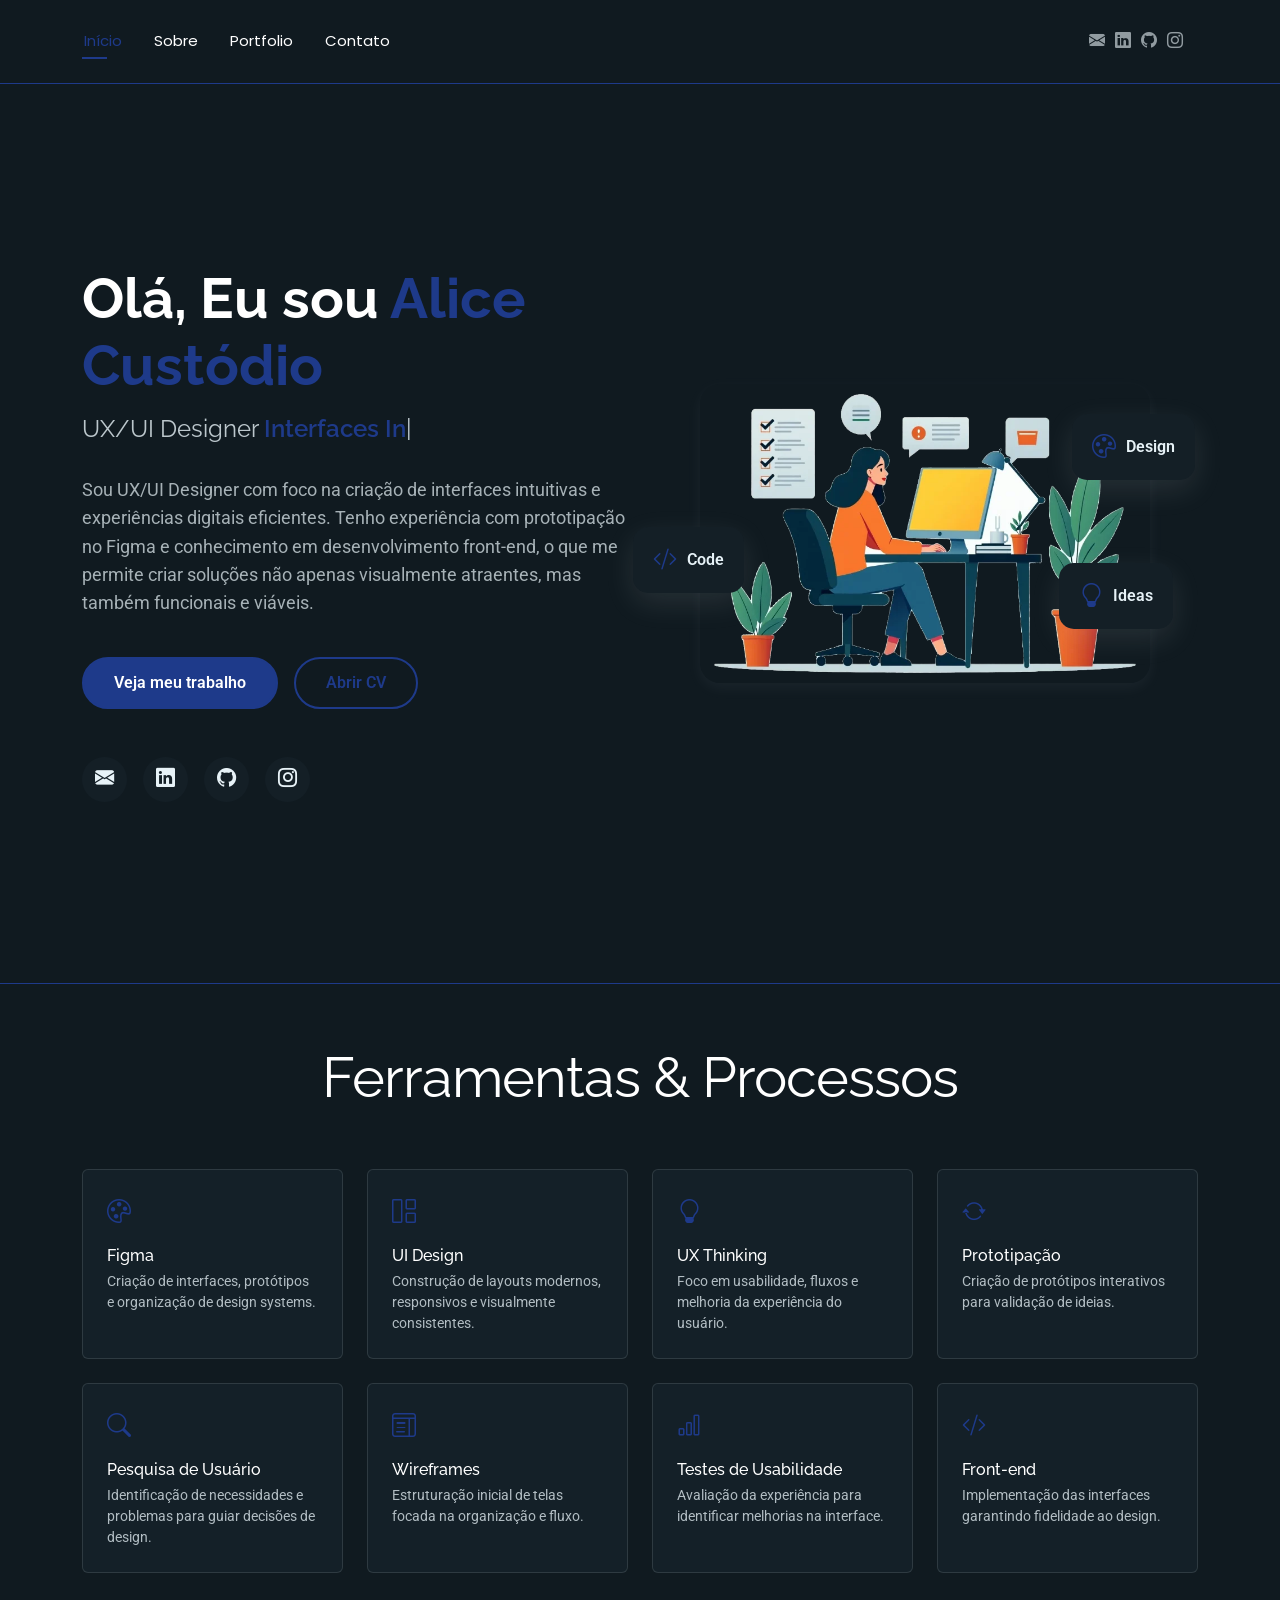
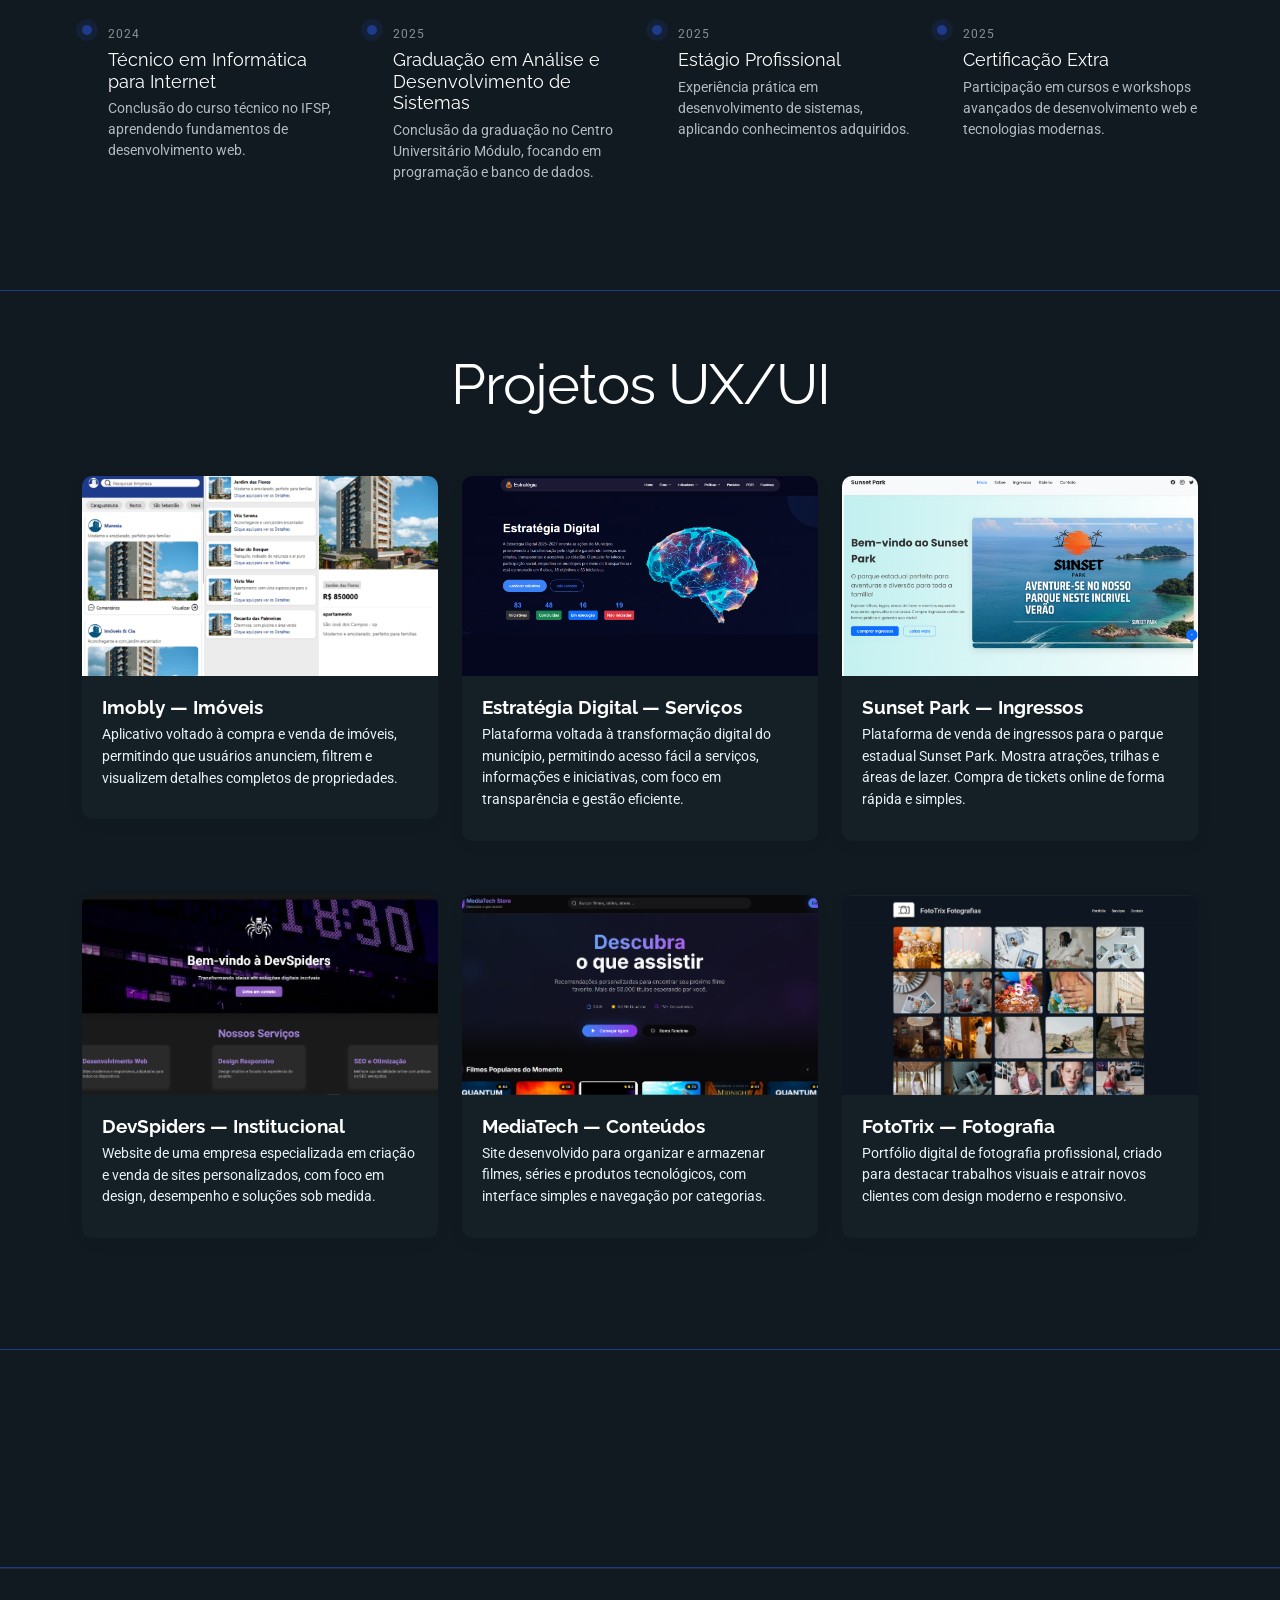
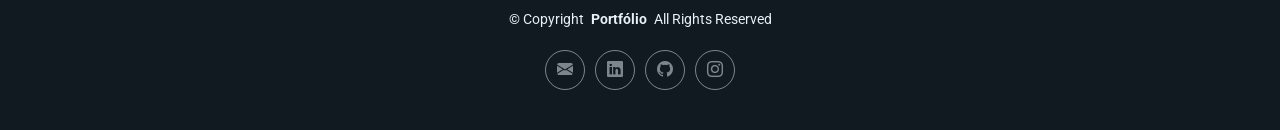
<file: index.html>
<!DOCTYPE html>
<html lang="en">

<head>
  <meta charset="utf-8">
  <meta content="width=device-width, initial-scale=1.0" name="viewport">
  <title>Portfólio Alice</title>
  <meta name="description" content="">
  <meta name="keywords" content="">

  <!-- Favicons -->
  <link href="assets/img/favicon.png" rel="icon">

  <!-- Fonts -->
  <link href="https://fonts.googleapis.com" rel="preconnect">
  <link href="https://fonts.gstatic.com" rel="preconnect" crossorigin>
  <link
    href="https://fonts.googleapis.com/css2?family=Roboto:ital,wght@0,100;0,300;0,400;0,500;0,700;0,900;1,100;1,300;1,400;1,500;1,700;1,900&family=Poppins:ital,wght@0,100;0,200;0,300;0,400;0,500;0,600;0,700;0,800;0,900;1,100;1,200;1,300;1,400;1,500;1,600;1,700;1,800;1,900&family=Raleway:ital,wght@0,100;0,200;0,300;0,400;0,500;0,600;0,700;0,800;0,900;1,100;1,200;1,300;1,400;1,500;1,600;1,700;1,800;1,900&display=swap"
    rel="stylesheet">

  <!-- Vendor CSS Files -->
  <link href="assets/vendor/bootstrap/css/bootstrap.min.css" rel="stylesheet">
  <link href="assets/vendor/bootstrap-icons/bootstrap-icons.css" rel="stylesheet">
  <link href="assets/vendor/aos/aos.css" rel="stylesheet">
  <link href="assets/vendor/swiper/swiper-bundle.min.css" rel="stylesheet">
  <link href="assets/vendor/glightbox/css/glightbox.min.css" rel="stylesheet">

  <!-- Main CSS File -->
  <link href="assets/css/main.css" rel="stylesheet">
</head>

<body class="index-page">

  <header id="header" class="header d-flex align-items-center light-background sticky-top">
    <div class="container position-relative d-flex align-items-center justify-content-between">

      <!-- <a href="index.html" class="logo d-flex align-items-center me-auto me-xl-0">
      <img src="assets/img/favicon.png" alt="">
    </a> -->

      <nav id="navmenu" class="navmenu">
        <ul>
          <li><a href="#hero" class="active">Início</a></li>
          <li><a href="#about">Sobre</a></li>
          <li><a href="#portfolio">Portfolio</a></li>
          <li><a href="#contact">Contato</a></li>
        </ul>
        <i class="mobile-nav-toggle d-xl-none bi bi-list"></i>
      </nav>

      <div class="header-social-links">
        <a href="mailto:alicecustodio1908@gmail.com"><i class="bi bi-envelope-fill"></i></a>
        <a href="https://www.linkedin.com/in/alice-cust%C3%B3dio-79a3a3278/"><i class="bi bi-linkedin"></i></a>
        <a href="https://github.com/alicecustodiodecarvalho"><i class="bi bi-github"></i></a>
        <a href="#"><i class="bi bi-instagram"></i></a>
      </div>

    </div>
  </header>

  <main class="main">

    <!-- Hero Section -->
    <section id="hero" class="hero section">

      <div class="container" data-aos="fade-up" data-aos-delay="100">

        <div class="row gy-4 align-items-center">
          <div class="col-lg-6 order-2 order-lg-1">
            <div class="hero-content">
              <h1 data-aos="fade-up" data-aos-delay="200">Olá, Eu sou <span class="highlight">Alice Custódio</span></h1>
              <h2 data-aos="fade-up" data-aos-delay="300">UX/UI Designer <span class="typed"
                  data-typed-items="Interfaces Intuitivas, Experiência do Usuário, Design de Produtos"></span></h2>
              <p data-aos="fade-up" data-aos-delay="400">Sou UX/UI Designer com foco na criação de interfaces intuitivas e experiências digitais eficientes. Tenho experiência com prototipação no Figma e conhecimento em desenvolvimento front-end, o que me permite criar soluções não apenas visualmente atraentes, mas também funcionais e viáveis.</p>
              <div class="hero-actions" data-aos="fade-up" data-aos-delay="500">
                <a href="#portfolio" class="btn btn-primary">Veja meu trabalho</a>
                <a href="assets/AliceCustodio-CV1.pdf" download class="btn btn-outline">Abrir CV</a>
              </div>
              <div class="social-links" data-aos="fade-up" data-aos-delay="600">
                <a href="mailto:alicecustodio1908@gmail.com"><i class="bi bi-envelope-fill"></i></a>
                <a href="https://www.linkedin.com/in/alice-cust%C3%B3dio-79a3a3278/"><i class="bi bi-linkedin"></i></a>
                <a href="https://github.com/alicecustodiodecarvalho"><i class="bi bi-github"></i></a>
                <a href="#"><i class="bi bi-instagram"></i></a>
              </div>
            </div>
          </div>
          <div class="col-lg-6 order-1 order-lg-2">
            <div class="hero-image" data-aos="zoom-in" data-aos-delay="300">
              <div class="image-wrapper">
                <img src="assets/img/profile/illustration-15.webp" alt="Sarah Mitchell" class="img-fluid">
                <div class="floating-elements">
                  <div class="floating-card design" data-aos="fade-left" data-aos-delay="700">
                    <i class="bi bi-palette"></i>
                    <span>Design</span>
                  </div>
                  <div class="floating-card code" data-aos="fade-right" data-aos-delay="800">
                    <i class="bi bi-code-slash"></i>
                    <span>Code</span>
                  </div>
                  <div class="floating-card creativity" data-aos="fade-up" data-aos-delay="900">
                    <i class="bi bi-lightbulb"></i>
                    <span>Ideas</span>
                  </div>
                </div>
              </div>
            </div>
          </div>
        </div>

      </div>

    </section>
    <!-- /Hero Section -->

    <!-- About Section -->
    <section id="about" class="about section">

      <!-- Section Title -->
      <div class="container section-title" data-aos="fade-up">
        <h2>Ferramentas & Processos</h2>
      </div><!-- End Section Title -->

      <div class="container" data-aos="fade-up" data-aos-delay="100">

        <!-- Skills Grid -->
        <div class="mb-5">
          <div class="row g-4">
            <!-- Card 1 -->
            <div class="col-6 col-md-4 col-lg-3" data-aos="fade-up" data-aos-delay="120">
              <div class="skill-item">
                <i class="bi bi-palette"></i>
                <h3>Figma</h3>
                <p>Criação de interfaces, protótipos e organização de design systems.</p>
              </div>
            </div>
            <!-- Card 2 -->
            <div class="col-6 col-md-4 col-lg-3" data-aos="fade-up" data-aos-delay="180">
              <div class="skill-item">
                <i class="bi bi-grid-1x2"></i>
                <h3>UI Design</h3>
                <p>Construção de layouts modernos, responsivos e visualmente consistentes.</p>
              </div>
            </div>
            <!-- Card 3 -->
            <div class="col-6 col-md-4 col-lg-3" data-aos="fade-up" data-aos-delay="240">
              <div class="skill-item">
                <i class="bi bi-lightbulb"></i>
                <h3>UX Thinking</h3>
                <p>Foco em usabilidade, fluxos e melhoria da experiência do usuário.</p>
              </div>
            </div>
            <!-- Card 4 -->
            <div class="col-6 col-md-4 col-lg-3" data-aos="fade-up" data-aos-delay="300">
              <div class="skill-item">
                <i class="bi bi-arrow-repeat"></i>
                <h3>Prototipação</h3>
                <p>Criação de protótipos interativos para validação de ideias.</p>
              </div>
            </div>
            <!-- Card 5 -->
            <div class="col-6 col-md-4 col-lg-3" data-aos="fade-up" data-aos-delay="360">
              <div class="skill-item">
                <i class="bi bi-search"></i>
                <h3>Pesquisa de Usuário</h3>
                <p>Identificação de necessidades e problemas para guiar decisões de design.</p>
              </div>
            </div>
            <!-- Card 6 -->
            <div class="col-6 col-md-4 col-lg-3" data-aos="fade-up" data-aos-delay="420">
              <div class="skill-item">
                <i class="bi bi-layout-text-window"></i>
                <h3>Wireframes</h3>
                <p>Estruturação inicial de telas focada na organização e fluxo.</p>
              </div>
            </div>
            <!-- Card 7 -->
            <div class="col-6 col-md-4 col-lg-3" data-aos="fade-up" data-aos-delay="480">
              <div class="skill-item">
                <i class="bi bi-bar-chart"></i>
                <h3>Testes de Usabilidade</h3>
                <p>Avaliação da experiência para identificar melhorias na interface.</p>
              </div>
            </div>
            <!-- Card 8 -->
            <div class="col-6 col-md-4 col-lg-3" data-aos="fade-up" data-aos-delay="540">
              <div class="skill-item">
                <i class="bi bi-code-slash"></i>
                <h3>Front-end</h3>
                <p>Implementação das interfaces garantindo fidelidade ao design.</p>
              </div>
            </div>
          </div>
        </div>
        <!-- End Skills Grid -->

        <!-- Journey Timeline -->
        <div class="mb-5">
          <div class="row g-4">
            <div class="col-md-6 col-lg-3" data-aos="fade-up" data-aos-delay="120">
              <article class="timeline-item">
                <span class="dot"></span>
                <time>2024</time>
                <h4>Técnico em Informática para Internet</h4>
                <p>Conclusão do curso técnico no IFSP, aprendendo fundamentos de desenvolvimento web.</p>
              </article>
            </div>
            <div class="col-md-6 col-lg-3" data-aos="fade-up" data-aos-delay="180">
              <article class="timeline-item">
                <span class="dot"></span>
                <time>2025</time>
                <h4>Graduação em Análise e Desenvolvimento de Sistemas</h4>
                <p>Conclusão da graduação no Centro Universitário Módulo, focando em programação e banco de dados.</p>
              </article>
            </div>
            <div class="col-md-6 col-lg-3" data-aos="fade-up" data-aos-delay="240">
              <article class="timeline-item">
                <span class="dot"></span>
                <time>2025</time>
                <h4>Estágio Profissional</h4>
                <p>Experiência prática em desenvolvimento de sistemas, aplicando conhecimentos adquiridos.</p>
              </article>
            </div>
            <div class="col-md-6 col-lg-3" data-aos="fade-up" data-aos-delay="300">
              <article class="timeline-item">
                <span class="dot"></span>
                <time>2025</time>
                <h4>Certificação Extra</h4>
                <p>Participação em cursos e workshops avançados de desenvolvimento web e tecnologias modernas.</p>
              </article>
            </div>
          </div>
        </div>
        <!-- End Journey Timeline -->


      </div>

    </section>
    <!-- /About Section -->

    <!-- Portfolio Section -->
    <section id="portfolio" class="portfolio section">

      <!-- Section Title -->
      <div class="container section-title" data-aos="fade-up">
        <h2>Projetos UX/UI</h2>
      </div>
      <!-- End Section Title -->

      <div class="container" data-aos="fade-up" data-aos-delay="100">

        <div class="isotope-layout" data-default-filter="*" data-layout="masonry" data-sort="original-order">

          <div class="row gy-4 isotope-container" data-aos="fade-up" data-aos-delay="300">
            <div class="col-lg-4 col-md-6 portfolio-item isotope-item filter-strategy">
              <div class="portfolio-card">
                <div class="portfolio-img">
                  <img src="assets/img/projeto1/home2.png" alt="Portfolio Item" class="img-fluid">
                  <div class="portfolio-overlay">

                    <a href="assets/img/projeto1/home.png" class="glightbox portfolio-lightbox" data-gallery="projeto-1">
                      <i class="bi bi-eye"></i>
                    </a>

                    <a href="assets/img/projeto1/catalogo.png" class="glightbox portfolio-lightbox" data-gallery="projeto-1"></a>
                    <a href="assets/img/projeto1/pesquisar-empresa.png" class="glightbox portfolio-lightbox" data-gallery="projeto-1"></a>
                    <a href="assets/img/projeto1/comentarios.png" class="glightbox portfolio-lightbox" data-gallery="projeto-1"></a>
                    <a href="assets/img/projeto1/coments.png" class="glightbox portfolio-lightbox" data-gallery="projeto-1"></a>
                    <a href="assets/img/projeto1/detalhes-do-imovel.png" class="glightbox portfolio-lightbox" data-gallery="projeto-1"></a>
                    <a href="assets/img/projeto1/editar-dados.png" class="glightbox portfolio-lightbox" data-gallery="projeto-1"></a>
                    <a href="assets/img/projeto1/falar-com-a-empresa.png" class="glightbox portfolio-lightbox" data-gallery="projeto-1"></a>
                    <a href="assets/img/projeto1/imoveis-da-empresa.png" class="glightbox portfolio-lightbox" data-gallery="projeto-1"></a>
                    <a href="assets/img/projeto1/perfil.png" class="glightbox portfolio-lightbox" data-gallery="projeto-1"></a>

                    <a href="https://github.com/CarlosViniciusSantos/imobly" class="portfolio-details-link" target="_blank"><i class="bi bi-link"></i></a>
                  </div>
                </div>
                <div class="portfolio-info">
                  <h4>Imobly — Imóveis</h4>
                  <p>Aplicativo voltado à compra e venda de imóveis, permitindo que usuários anunciem, filtrem e visualizem detalhes completos de propriedades.</p>
                </div>
              </div>
            </div>

            <div class="col-lg-4 col-md-6 portfolio-item isotope-item filter-finance">
              <div class="portfolio-card">
                <div class="portfolio-img">
                  <img src="assets/img/projeto2/estrategia.png" alt="Portfolio Item" class="img-fluid">
                  <div class="portfolio-overlay">

                    <a href="assets/img/projeto2/estrategia.png" class="glightbox portfolio-lightbox" data-gallery="projeto-2"><i class="bi bi-eye"></i></a>

                    <a href="assets/img/projeto2/estrategia1.png" class="glightbox portfolio-lightbox" data-gallery="projeto-2"></a>
                    <a href="assets/img/projeto2/estrategia2.png" class="glightbox portfolio-lightbox" data-gallery="projeto-2"></a>
                    <a href="assets/img/projeto2/estrategia3.png" class="glightbox portfolio-lightbox" data-gallery="projeto-2"></a>
                    <a href="assets/img/projeto2/estrategia4.png" class="glightbox portfolio-lightbox" data-gallery="projeto-2"></a>
                    <a href="assets/img/projeto2/estrategia5.png" class="glightbox portfolio-lightbox" data-gallery="projeto-2"></a>
                    <a href="assets/img/projeto2/estrategia6.png" class="glightbox portfolio-lightbox" data-gallery="projeto-2"></a>

                    <a href="#" class="portfolio-details-link"><i class="bi bi-link"></i></a>
                  </div>
                </div>
                <div class="portfolio-info">
                  <h4>Estratégia Digital — Serviços</h4>
                  <p>Plataforma voltada à transformação digital do município, permitindo acesso fácil a serviços, informações e iniciativas, com foco em transparência e gestão eficiente.</p>
                </div>
              </div>
            </div>

            <div class="col-lg-4 col-md-6 portfolio-item isotope-item filter-finance">
              <div class="portfolio-card">
                <div class="portfolio-img">
                  <img src="assets/img/projeto6/sunset.PNG" alt="Portfolio Item" class="img-fluid">
                  <div class="portfolio-overlay">

                    <a href="assets/img/projeto6/sunset.PNG" class="glightbox portfolio-lightbox" data-gallery="projeto-6"><i class="bi bi-eye"></i></a>

                    <a href="assets/img/projeto6/sunset1.PNG" class="glightbox portfolio-lightbox" data-gallery="projeto-6"></a>
                    <a href="assets/img/projeto6/sunset2.PNG" class="glightbox portfolio-lightbox" data-gallery="projeto-6"></a>
                    <a href="assets/img/projeto6/sunset3.PNG" class="glightbox portfolio-lightbox" data-gallery="projeto-6"></a>
                    <a href="assets/img/projeto6/sunset4.PNG" class="glightbox portfolio-lightbox" data-gallery="projeto-6"></a>
                      
                    <a href="https://alicecustodiodecarvalho.github.io/sunset-park/" class="portfolio-details-link" target="_blank"><i class="bi bi-link"></i></a>
                  </div>
                </div>
                <div class="portfolio-info">
                  <h4>Sunset Park — Ingressos</h4>
                  <p>Plataforma de venda de ingressos para o parque estadual Sunset Park. Mostra atrações, trilhas e áreas de lazer. Compra de tickets online de forma rápida e simples.</p>
                </div>
              </div>
            </div>

            <div class="col-lg-4 col-md-6 portfolio-item isotope-item filter-operations">
              <div class="portfolio-card">
                <div class="portfolio-img">
                  <img src="assets/img/projeto3/mediatech.png" alt="Portfolio Item" class="img-fluid">
                  <div class="portfolio-overlay">

                    <a href="assets/img/projeto3/mediatech.png" class="glightbox portfolio-lightbox"
                      data-gallery="projeto-3"><i class="bi bi-eye"></i></a>

                    <a href="assets/img/projeto3/mediatech1.png" class="glightbox portfolio-lightbox" data-gallery="projeto-3"></a>
                    <a href="assets/img/projeto3/mediatech2.png" class="glightbox portfolio-lightbox" data-gallery="projeto-3"></a>
                    <a href="assets/img/projeto3/mediatech3.png" class="glightbox portfolio-lightbox" data-gallery="projeto-3"></a>

                    <a href="https://github.com/MediaTech-Proj/PROJETO-_CSM" class="portfolio-details-link" target="_blank"><i class="bi bi-link"></i></a>
                  </div>
                </div>
                <div class="portfolio-info">
                  <h4>MediaTech — Conteúdos</h4>
                  <p>Site desenvolvido para organizar e armazenar filmes, séries e produtos tecnológicos, com interface simples e navegação por categorias.</p>
                </div>
              </div>
            </div>

            <div class="col-lg-4 col-md-6 portfolio-item isotope-item filter-technology">
              <div class="portfolio-card">
                <div class="portfolio-img">
                  <img src="assets/img/projeto4/fototrix.png" alt="Portfolio Item" class="img-fluid">
                  <div class="portfolio-overlay">

                    <a href="assets/img/projeto4/fototrix.png" class="glightbox portfolio-lightbox"
                      data-gallery="projeto-4"><i class="bi bi-eye"></i></a>

                    <a href="assets/img/projeto4/fototrix1.png" class="glightbox portfolio-lightbox" data-gallery="projeto-4"></a>
                    <a href="assets/img/projeto4/fototrix2.png" class="glightbox portfolio-lightbox" data-gallery="projeto-4"></a>
                    <a href="assets/img/projeto4/fototrix3.png" class="glightbox portfolio-lightbox" data-gallery="projeto-4"></a>
                    <a href="assets/img/projeto4/fototrix4.png" class="glightbox portfolio-lightbox" data-gallery="projeto-4"></a>
                    <a href="assets/img/projeto4/fototrix5.png" class="glightbox portfolio-lightbox" data-gallery="projeto-4"></a>

                    <a href="https://alicecustodiodecarvalho.github.io/fotoTrix-portfolio/" class="portfolio-details-link" target="_blank">
                      <i class="bi bi-link"></i>
                    </a>
                  </div>
                </div>
                <div class="portfolio-info">
                  <h4>FotoTrix — Fotografia</h4>
                  <p>Portfólio digital de fotografia profissional, criado para destacar trabalhos visuais e atrair novos clientes com design moderno e responsivo.</p>
                </div>
              </div>
            </div>

            <div class="col-lg-4 col-md-6 portfolio-item isotope-item filter-strategy">
              <div class="portfolio-card">
                <div class="portfolio-img">
                  <img src="assets/img/projeto5/devspiders.png" alt="Portfolio Item" class="img-fluid">
                  <div class="portfolio-overlay">

                    <a href="assets/img/projeto5/devspiders.png" class="glightbox portfolio-lightbox" data-gallery="projeto-5"><i class="bi bi-eye"></i></a>

                    <a href="assets/img/projeto5/devspiders1.png" class="glightbox portfolio-lightbox" data-gallery="projeto-5"></a>
                    <a href="assets/img/projeto5/devspiders2.png" class="glightbox portfolio-lightbox" data-gallery="projeto-5"></a>
                    <a href="assets/img/projeto5/devspiders3.png" class="glightbox portfolio-lightbox" data-gallery="projeto-5"></a>

                    <a href="https://devspiders.netlify.app/" class="portfolio-details-link" target="_blank"><i class="bi bi-link"></i></a>
                  </div>
                </div>
                <div class="portfolio-info">
                  <h4>DevSpiders — Institucional</h4>
                  <p>Website de uma empresa especializada em criação e venda de sites personalizados, com foco em design, desempenho e soluções sob medida.</p>
                </div>
              </div>
            </div>
            
          </div>
          <!-- End Portfolio Items Container -->

        </div>

      </div>

    </section>
    <!-- /Portfolio Section -->

    <!-- Contact Section -->
    <section id="contact" class="contact section">
      <div class="container text-center" data-aos="fade-up">
        <h2>Contato</h2>
        <div class="contact-line mt-4">
          <a href="mailto:alicecustodio1908@gmail.com" class="contact-item">
            <i class="bi bi-envelope"></i> alicecustodio1908@gmail.com
          </a>
          <a href="https://www.linkedin.com/in/alice-cust%C3%B3dio-79a3a3278/" target="_blank" class="contact-item">
            <i class="bi bi-linkedin"></i> Alice Custódio
          </a>
          <a href="https://github.com/alicecustodiodecarvalho" target="_blank" class="contact-item">
            <i class="bi bi-github"></i> alicecustodiodecarvalho
          </a>
        </div>
      </div>
    </section>

  </main>

  <footer id="footer" class="footer">

    <div class="container">
      <div class="copyright text-center ">
        <p>© <span>Copyright</span> <strong class="px-1 sitename">Portfólio</strong> <span>All Rights Reserved<br></span>
        </p>
      </div>
      <div class="social-links d-flex justify-content-center">
        <a href="mailto:alicecustodio1908@gmail.com"><i class="bi bi-envelope-fill"></i></a>
        <a href="https://www.linkedin.com/in/alice-cust%C3%B3dio-79a3a3278/"><i class="bi bi-linkedin"></i></a>
        <a href="https://github.com/alicecustodiodecarvalho"><i class="bi bi-github"></i></a>
        <a href="#"><i class="bi bi-instagram"></i></a>
      </div>
    </div>

  </footer>

  <!-- Scroll Top -->
  <a href="#" id="scroll-top" class="scroll-top d-flex align-items-center justify-content-center"><i
      class="bi bi-arrow-up-short"></i></a>

  <!-- Preloader -->
  <div id="preloader"></div>

  <!-- Vendor JS Files -->
  <script src="assets/vendor/bootstrap/js/bootstrap.bundle.min.js"></script>
  <script src="assets/vendor/php-email-form/validate.js"></script>
  <script src="assets/vendor/aos/aos.js"></script>
  <script src="assets/vendor/typed.js/typed.umd.js"></script>
  <script src="assets/vendor/waypoints/noframework.waypoints.js"></script>
  <script src="assets/vendor/purecounter/purecounter_vanilla.js"></script>
  <script src="assets/vendor/swiper/swiper-bundle.min.js"></script>
  <script src="assets/vendor/imagesloaded/imagesloaded.pkgd.min.js"></script>
  <script src="assets/vendor/isotope-layout/isotope.pkgd.min.js"></script>
  <script src="assets/vendor/glightbox/js/glightbox.min.js"></script>

  <!-- Main JS File -->
  <script src="assets/js/main.js"></script>

</body>

</html>
</file>
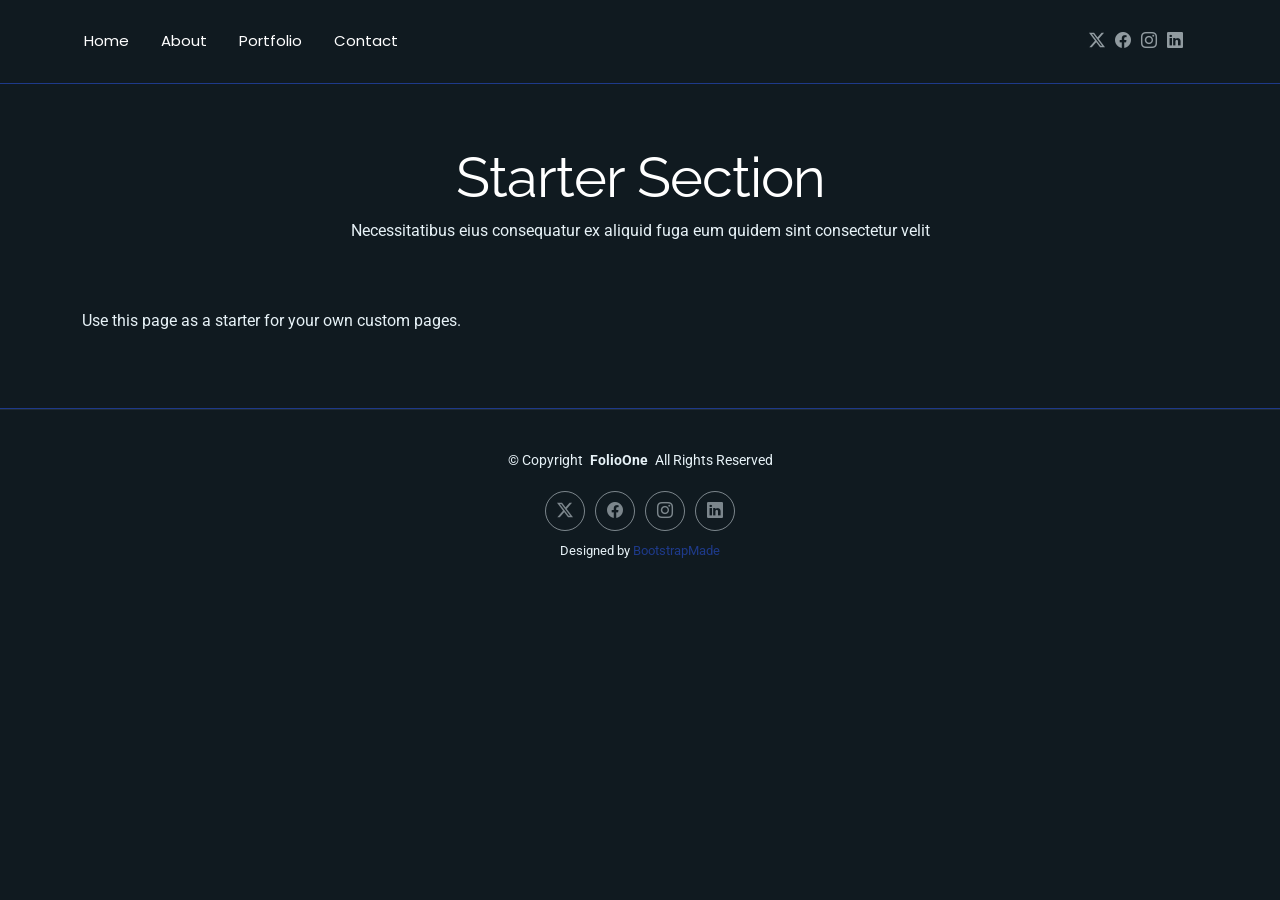
<file: starter-page.html>
<!DOCTYPE html>
<html lang="en">

<head>
  <meta charset="utf-8">
  <meta content="width=device-width, initial-scale=1.0" name="viewport">
  <title>Starter Page - FolioOne Bootstrap Template</title>
  <meta name="description" content="">
  <meta name="keywords" content="">

  <!-- Favicons -->
  <link href="assets/img/favicon.png" rel="icon">
  <link href="assets/img/apple-touch-icon.png" rel="apple-touch-icon">

  <!-- Fonts -->
  <link href="https://fonts.googleapis.com" rel="preconnect">
  <link href="https://fonts.gstatic.com" rel="preconnect" crossorigin>
  <link href="https://fonts.googleapis.com/css2?family=Roboto:ital,wght@0,100;0,300;0,400;0,500;0,700;0,900;1,100;1,300;1,400;1,500;1,700;1,900&family=Poppins:ital,wght@0,100;0,200;0,300;0,400;0,500;0,600;0,700;0,800;0,900;1,100;1,200;1,300;1,400;1,500;1,600;1,700;1,800;1,900&family=Raleway:ital,wght@0,100;0,200;0,300;0,400;0,500;0,600;0,700;0,800;0,900;1,100;1,200;1,300;1,400;1,500;1,600;1,700;1,800;1,900&display=swap" rel="stylesheet">

  <!-- Vendor CSS Files -->
  <link href="assets/vendor/bootstrap/css/bootstrap.min.css" rel="stylesheet">
  <link href="assets/vendor/bootstrap-icons/bootstrap-icons.css" rel="stylesheet">
  <link href="assets/vendor/aos/aos.css" rel="stylesheet">
  <link href="assets/vendor/swiper/swiper-bundle.min.css" rel="stylesheet">
  <link href="assets/vendor/glightbox/css/glightbox.min.css" rel="stylesheet">

  <!-- Main CSS File -->
  <link href="assets/css/main.css" rel="stylesheet">

  <!-- =======================================================
  * Template Name: FolioOne
  * Template URL: https://bootstrapmade.com/folioone-bootstrap-portfolio-website-template/
  * Updated: Aug 23 2025 with Bootstrap v5.3.7
  * Author: BootstrapMade.com
  * License: https://bootstrapmade.com/license/
  ======================================================== -->
</head>

<body class="starter-page-page">

  <header id="header" class="header d-flex align-items-center light-background sticky-top">
    <div class="container position-relative d-flex align-items-center justify-content-between">

      <!-- <a href="index.html" class="logo d-flex align-items-center me-auto me-xl-0">
      <img src="assets/img/logo.webp" alt="">
      <h1 class="sitename">FolioOne</h1> 
    </a> -->

      <nav id="navmenu" class="navmenu">
        <ul>
          <li><a href="index.html">Home</a></li>
          <li><a href="about.html">About</a></li>
          <li><a href="portfolio.html">Portfolio</a></li>
          <li><a href="contact.html">Contact</a></li>
        </ul>
        <i class="mobile-nav-toggle d-xl-none bi bi-list"></i>
      </nav>

      <div class="header-social-links">
        <a href="#" class="twitter"><i class="bi bi-twitter-x"></i></a>
        <a href="#" class="facebook"><i class="bi bi-facebook"></i></a>
        <a href="#" class="instagram"><i class="bi bi-instagram"></i></a>
        <a href="#" class="linkedin"><i class="bi bi-linkedin"></i></a>
      </div>

    </div>
  </header>

  <main class="main">

    <!-- Starter Section Section -->
    <section id="starter-section" class="starter-section section">

      <!-- Section Title -->
      <div class="container section-title" data-aos="fade-up">
        <h2>Starter Section</h2>
        <p>Necessitatibus eius consequatur ex aliquid fuga eum quidem sint consectetur velit</p>
      </div><!-- End Section Title -->

      <div class="container" data-aos="fade-up">
        <p>Use this page as a starter for your own custom pages.</p>
      </div>

    </section><!-- /Starter Section Section -->

  </main>

  <footer id="footer" class="footer">

    <div class="container">
      <div class="copyright text-center ">
        <p>© <span>Copyright</span> <strong class="px-1 sitename">FolioOne</strong> <span>All Rights Reserved<br></span></p>
      </div>
      <div class="social-links d-flex justify-content-center">
        <a href=""><i class="bi bi-twitter-x"></i></a>
        <a href=""><i class="bi bi-facebook"></i></a>
        <a href=""><i class="bi bi-instagram"></i></a>
        <a href=""><i class="bi bi-linkedin"></i></a>
      </div>
      <div class="credits">
        <!-- All the links in the footer should remain intact. -->
        <!-- You can delete the links only if you've purchased the pro version. -->
        <!-- Licensing information: https://bootstrapmade.com/license/ -->
        <!-- Purchase the pro version with working PHP/AJAX contact form: [buy-url] -->
        Designed by <a href="https://bootstrapmade.com/">BootstrapMade</a>
      </div>
    </div>

  </footer>

  <!-- Scroll Top -->
  <a href="#" id="scroll-top" class="scroll-top d-flex align-items-center justify-content-center"><i class="bi bi-arrow-up-short"></i></a>

  <!-- Preloader -->
  <div id="preloader"></div>

  <!-- Vendor JS Files -->
  <script src="assets/vendor/bootstrap/js/bootstrap.bundle.min.js"></script>
  <script src="assets/vendor/php-email-form/validate.js"></script>
  <script src="assets/vendor/aos/aos.js"></script>
  <script src="assets/vendor/typed.js/typed.umd.js"></script>
  <script src="assets/vendor/waypoints/noframework.waypoints.js"></script>
  <script src="assets/vendor/purecounter/purecounter_vanilla.js"></script>
  <script src="assets/vendor/swiper/swiper-bundle.min.js"></script>
  <script src="assets/vendor/imagesloaded/imagesloaded.pkgd.min.js"></script>
  <script src="assets/vendor/isotope-layout/isotope.pkgd.min.js"></script>
  <script src="assets/vendor/glightbox/js/glightbox.min.js"></script>

  <!-- Main JS File -->
  <script src="assets/js/main.js"></script>

</body>

</html>
</file>
<file: assets/css/main.css>
/* Fonts */
:root {
  --default-font: "Roboto",  system-ui, -apple-system, "Segoe UI", Roboto, "Helvetica Neue", Arial, "Noto Sans", "Liberation Sans", sans-serif, "Apple Color Emoji", "Segoe UI Emoji", "Segoe UI Symbol", "Noto Color Emoji";
  --heading-font: "Raleway",  sans-serif;
  --nav-font: "Poppins",  sans-serif;
}

/* Global Colors - The following color variables are used throughout the website. Updating them here will change the color scheme of the entire website */
:root { 
  --background-color: #101a20; /* Background color for the entire website, including individual sections */
  --default-color: #e7f2f7; /* Default color used for the majority of the text content across the entire website */
  --heading-color: #ffffff; /* Color for headings, subheadings and title throughout the website */
  --accent-color: #1E3A8A; /* Accent color that represents your brand on the website. It's used for buttons, links, and other elements that need to stand out */
  --surface-color: #141f26; /* The surface color is used as a background of boxed elements within sections, such as cards, icon boxes, or other elements that require a visual separation from the global background. */
  --contrast-color: #ffffff; /* Contrast color for text, ensuring readability against backgrounds of accent, heading, or default colors. */
}

/* Nav Menu Colors - The following color variables are used specifically for the navigation menu. They are separate from the global colors to allow for more customization options */
:root {
  --nav-color: #ffffff;  /* The default color of the main navmenu links */
  --nav-hover-color: #1E3A8A; /* Applied to main navmenu links when they are hovered over or active */
  --nav-mobile-background-color: #213642; /* Used as the background color for mobile navigation menu */
  --nav-dropdown-background-color: #051117; /* Used as the background color for dropdown items that appear when hovering over primary navigation items */
  --nav-dropdown-color: #e7f2f7; /* Used for navigation links of the dropdown items in the navigation menu. */
  --nav-dropdown-hover-color: #1E3A8A; /* Similar to --nav-hover-color, this color is applied to dropdown navigation links when they are hovered over. */
}

/* Color Presets - These classes override global colors when applied to any section or element, providing reuse of the sam color scheme. */

.light-background {
  --background-color: #142027;
  --surface-color: #325264;
}

.dark-background {
  --background-color: #0b1419;
  --default-color: #ffffff;
  --heading-color: #ffffff;
  --surface-color: #252525;
  --contrast-color: #ffffff;
}

/* Smooth scroll */
:root {
  scroll-behavior: smooth;
}

/*--------------------------------------------------------------
# General Styling & Shared Classes
--------------------------------------------------------------*/
body {
  color: var(--default-color);
  background-color: var(--background-color);
  font-family: var(--default-font);
}

a {
  color: var(--accent-color);
  text-decoration: none;
  transition: 0.3s;
}

a:hover {
  color: color-mix(in srgb, var(--accent-color), transparent 25%);
  text-decoration: none;
}

h1,
h2,
h3,
h4,
h5,
h6 {
  color: var(--heading-color);
  font-family: var(--heading-font);
}

/* PHP Email Form Messages
------------------------------*/
.php-email-form .error-message {
  display: none;
  background: #df1529;
  color: #ffffff;
  text-align: left;
  padding: 15px;
  margin-bottom: 24px;
  font-weight: 600;
}

.php-email-form .sent-message {
  display: none;
  color: #ffffff;
  background: #059652;
  text-align: center;
  padding: 15px;
  margin-bottom: 24px;
  font-weight: 600;
}

.php-email-form .loading {
  display: none;
  background: var(--surface-color);
  text-align: center;
  padding: 15px;
  margin-bottom: 24px;
}

.php-email-form .loading:before {
  content: "";
  display: inline-block;
  border-radius: 50%;
  width: 24px;
  height: 24px;
  margin: 0 10px -6px 0;
  border: 3px solid var(--accent-color);
  border-top-color: var(--surface-color);
  animation: php-email-form-loading 1s linear infinite;
}

@keyframes php-email-form-loading {
  0% {
    transform: rotate(0deg);
  }

  100% {
    transform: rotate(360deg);
  }
}

/*--------------------------------------------------------------
# Global Header
--------------------------------------------------------------*/
.header {
  --background-color: rgba(255, 255, 255, 0);
  color: var(--default-color);
  background-color: var(--background-color);
  padding: 15px 0;
  transition: all 0.5s;
  z-index: 997;
  border-bottom: 1px solid #1E3A8A;
}

.header .logo {
  line-height: 1;
}

.header .logo img {
  max-height: 36px;
  margin-right: 8px;
}

.header .logo h1 {
  font-size: 32px;
  margin: 0;
  font-weight: 400;
  color: var(--heading-color);
}

.header .header-social-links {
  padding-right: 15px;
}

.header .header-social-links a {
  color: color-mix(in srgb, var(--default-color), transparent 40%);
  padding-left: 6px;
  display: inline-block;
  transition: 0.3s;
  font-size: 16px;
}

.header .header-social-links a:hover {
  color: var(--default-color);
}

.header .header-social-links a i {
  line-height: 0px;
}

@media (max-width: 1200px) {
  .header .logo {
    order: 1;
  }

  .header .header-social-links {
    order: 2;
  }

  .header .navmenu {
    order: 3;
  }
}

/* Global Header on Scroll
------------------------------*/
.scrolled .header {
  --background-color: rgba(16, 26, 32, 0.9);
}

/*--------------------------------------------------------------
# Navigation Menu
--------------------------------------------------------------*/
/* Desktop Navigation */
@media (min-width: 1200px) {
  .navmenu {
    padding: 0;
  }

  .navmenu ul {
    margin: 0;
    padding: 0;
    display: flex;
    list-style: none;
    align-items: center;
  }

  .navmenu li {
    position: relative;
  }

  .navmenu>ul>li {
    white-space: nowrap;
    padding: 15px 28px 15px 0;
  }

  .navmenu>ul>li:last-child {
    padding-right: 0;
  }

  .navmenu a,
  .navmenu a:focus {
    color: var(--nav-color);
    font-size: 15px;
    padding: 0 2px;
    font-family: var(--nav-font);
    font-weight: 400;
    display: flex;
    align-items: center;
    justify-content: space-between;
    white-space: nowrap;
    transition: 0.3s;
    position: relative;
  }

  .navmenu a i,
  .navmenu a:focus i {
    font-size: 12px;
    line-height: 0;
    margin-left: 5px;
    transition: 0.3s;
  }

  .navmenu>ul>li>a:before {
    content: "";
    position: absolute;
    height: 2px;
    bottom: -6px;
    left: 0;
    background-color: var(--nav-hover-color);
    visibility: hidden;
    width: 0px;
    transition: all 0.3s ease-in-out 0s;
  }

  .navmenu a:hover:before,
  .navmenu li:hover>a:before,
  .navmenu .active:before {
    visibility: visible;
    width: 25px;
  }

  .navmenu li:hover>a,
  .navmenu .active,
  .navmenu .active:focus {
    color: var(--nav-hover-color);
  }

  
}

/* Mobile Navigation */
@media (max-width: 1199px) {
  .mobile-nav-toggle {
    color: var(--nav-color);
    font-size: 28px;
    line-height: 0;
    margin-right: 10px;
    cursor: pointer;
    transition: color 0.3s;
  }

  .navmenu {
    padding: 0;
    z-index: 9997;
  }

  .navmenu ul {
    display: none;
    list-style: none;
    position: absolute;
    inset: 60px 20px 20px 20px;
    padding: 10px 0;
    margin: 0;
    border-radius: 6px;
    background-color: var(--nav-mobile-background-color);
    border: 1px solid color-mix(in srgb, var(--default-color), transparent 90%);
    box-shadow: none;
    overflow-y: auto;
    transition: 0.3s;
    z-index: 9998;
  }

  .navmenu a,
  .navmenu a:focus {
    color: var(--nav-dropdown-color);
    padding: 10px 20px;
    font-family: var(--nav-font);
    font-size: 17px;
    font-weight: 500;
    display: flex;
    align-items: center;
    justify-content: space-between;
    white-space: nowrap;
    transition: 0.3s;
  }

  .navmenu a i,
  .navmenu a:focus i {
    font-size: 12px;
    line-height: 0;
    margin-left: 5px;
    width: 30px;
    height: 30px;
    display: flex;
    align-items: center;
    justify-content: center;
    border-radius: 50%;
    transition: 0.3s;
    background-color: color-mix(in srgb, var(--accent-color), transparent 90%);
  }

  .navmenu a i:hover,
  .navmenu a:focus i:hover {
    background-color: var(--accent-color);
    color: var(--contrast-color);
  }

  .navmenu a:hover,
  .navmenu .active,
  .navmenu .active:focus {
    color: var(--nav-dropdown-hover-color);
  }

  .navmenu .active i,
  .navmenu .active:focus i {
    background-color: var(--accent-color);
    color: var(--contrast-color);
    transform: rotate(180deg);
  }

  .navmenu .dropdown ul {
    position: static;
    display: none;
    z-index: 99;
    padding: 10px 0;
    margin: 10px 20px;
    background-color: var(--nav-dropdown-background-color);
    transition: all 0.5s ease-in-out;
  }

  .navmenu .dropdown ul ul {
    background-color: rgba(33, 37, 41, 0.1);
  }

  .navmenu .dropdown>.dropdown-active {
    display: block;
    background-color: rgba(33, 37, 41, 0.03);
  }

  .mobile-nav-active {
    overflow: hidden;
  }

  .mobile-nav-active .mobile-nav-toggle {
    color: #fff;
    position: absolute;
    font-size: 32px;
    top: 15px;
    right: 15px;
    margin-right: 0;
    z-index: 9999;
  }

  .mobile-nav-active .navmenu {
    position: fixed;
    overflow: hidden;
    inset: 0;
    background: rgba(33, 37, 41, 0.8);
    transition: 0.3s;
  }

  .mobile-nav-active .navmenu>ul {
    display: block;
  }
}

/*--------------------------------------------------------------
# Global Footer
--------------------------------------------------------------*/
.footer {
  color: var(--default-color);
  background-color: var(--background-color);
  font-size: 14px;
  padding: 40px 0;
  position: relative;
  border-top: 1px solid color-mix(in srgb, var(--default-color), transparent 92%);
}

.footer .copyright p {
  margin-bottom: 0;
}

.footer .social-links {
  margin-top: 20px;
}

.footer .social-links a {
  display: flex;
  align-items: center;
  justify-content: center;
  width: 40px;
  height: 40px;
  border-radius: 50%;
  border: 1px solid color-mix(in srgb, var(--default-color), transparent 50%);
  font-size: 16px;
  color: color-mix(in srgb, var(--default-color), transparent 50%);
  margin: 0 5px;
  transition: 0.3s;
}

.footer .social-links a:hover {
  color: var(--accent-color);
  border-color: var(--accent-color);
}

.footer .credits {
  margin-top: 10px;
  font-size: 13px;
  text-align: center;
}

/*--------------------------------------------------------------
# Preloader
--------------------------------------------------------------*/
#preloader {
  position: fixed;
  inset: 0;
  z-index: 9999;
  overflow: hidden;
  background-color: var(--background-color);
  transition: all 0.6s ease-out;
  width: 100%;
  height: 100vh;
}

#preloader:before,
#preloader:after {
  content: "";
  position: absolute;
  border: 4px solid var(--accent-color);
  border-radius: 50%;
  animation: animate-preloader 2s cubic-bezier(0, 0.2, 0.8, 1) infinite;
}

#preloader:after {
  animation-delay: -0.5s;
}

@keyframes animate-preloader {
  0% {
    width: 10px;
    height: 10px;
    top: calc(50% - 5px);
    left: calc(50% - 5px);
    opacity: 1;
  }

  100% {
    width: 72px;
    height: 72px;
    top: calc(50% - 36px);
    left: calc(50% - 36px);
    opacity: 0;
  }
}

/*--------------------------------------------------------------
# Scroll Top Button
--------------------------------------------------------------*/
.scroll-top {
  position: fixed;
  visibility: hidden;
  opacity: 0;
  right: 15px;
  bottom: -15px;
  z-index: 99999;
  background-color: var(--accent-color);
  width: 44px;
  height: 44px;
  border-radius: 50px;
  transition: all 0.4s;
}

.scroll-top i {
  font-size: 24px;
  color: var(--contrast-color);
  line-height: 0;
}

.scroll-top:hover {
  background-color: color-mix(in srgb, var(--accent-color), transparent 20%);
  color: var(--contrast-color);
}

.scroll-top.active {
  visibility: visible;
  opacity: 1;
  bottom: 15px;
}

/*--------------------------------------------------------------
# Disable aos animation delay on mobile devices
--------------------------------------------------------------*/
@media screen and (max-width: 768px) {
  [data-aos-delay] {
    transition-delay: 0 !important;
  }
}

/*--------------------------------------------------------------
# Global Page Titles & Breadcrumbs
--------------------------------------------------------------*/
.page-title {
  color: var(--default-color);
  background-color: var(--background-color);
  position: relative;
}

.page-title .heading {
  padding: 80px 0;
  border-top: 1px solid color-mix(in srgb, var(--default-color), transparent 90%);
}

.page-title .heading h1 {
  font-size: 38px;
  font-weight: 700;
}

.page-title nav {
  background-color: color-mix(in srgb, var(--default-color), transparent 96%);
  padding: 20px 0;
}

.page-title nav ol {
  display: flex;
  flex-wrap: wrap;
  list-style: none;
  padding: 0;
  margin: 0;
  font-size: 16px;
  font-weight: 400;
}

.page-title nav ol li+li {
  padding-left: 10px;
}

.page-title nav ol li+li::before {
  content: "/";
  display: inline-block;
  padding-right: 10px;
  color: color-mix(in srgb, var(--default-color), transparent 70%);
}

/*--------------------------------------------------------------
# Global Sections
--------------------------------------------------------------*/
section,
.section {
  color: var(--default-color);
  background-color: var(--background-color);
  padding: 60px 0;
  scroll-margin-top: 100px;
  overflow: clip;
}

@media (max-width: 1199px) {

  section,
  .section {
    scroll-margin-top: 66px;
  }
}

/*--------------------------------------------------------------
# Global Section Titles
--------------------------------------------------------------*/
.section-title {
  text-align: center;
  padding-bottom: 50px;
  position: relative;
}

.section-title h2 {
  font-size: 3.5rem;
  font-weight: 400;
  line-height: 1.2;
  color: var(--heading-color);
  letter-spacing: -1px;
}

@media (max-width: 768px) {
  .section-title h2 {
    font-size: 2.5rem;
  }
}

/*--------------------------------------------------------------
# Hero Section
--------------------------------------------------------------*/
.hero {
  padding: 80px 0;
  min-height: 100vh;
  display: flex;
  align-items: center;
}

.hero .hero-content h1 {
  font-size: 3.5rem;
  font-weight: 700;
  margin-bottom: 1rem;
  line-height: 1.2;
}

.hero .hero-content h1 .highlight {
  color: var(--accent-color);
  position: relative;
}

.hero .hero-content h1 .highlight::after {
  content: "";
  position: absolute;
  bottom: 0;
  left: 0;
  width: 100%;
  height: 3px;
  background: linear-gradient(90deg, var(--accent-color), color-mix(in srgb, var(--accent-color), transparent 50%));
  border-radius: 2px;
}

@media (max-width: 768px) {
  .hero .hero-content h1 {
    font-size: 2.5rem;
  }
}

.hero .hero-content h2 {
  font-size: 1.5rem;
  font-weight: 400;
  margin-bottom: 2rem;
  color: color-mix(in srgb, var(--default-color), transparent 20%);
}

.hero .hero-content h2 .typed {
  color: var(--accent-color);
  font-weight: 600;
}

@media (max-width: 768px) {
  .hero .hero-content h2 {
    font-size: 1.25rem;
  }
}

.hero .hero-content p {
  font-size: 1.1rem;
  line-height: 1.6;
  margin-bottom: 2.5rem;
  color: color-mix(in srgb, var(--default-color), transparent 30%);
}

.hero .hero-actions {
  display: flex;
  gap: 1rem;
  margin-bottom: 3rem;
}

.hero .hero-actions .btn {
  padding: 12px 30px;
  border-radius: 50px;
  font-weight: 600;
  text-decoration: none;
  transition: all 0.3s ease;
  border: 2px solid;
}

.hero .hero-actions .btn.btn-primary {
  background: var(--accent-color);
  color: var(--contrast-color);
  border-color: var(--accent-color);
}

.hero .hero-actions .btn.btn-primary:hover {
  background: color-mix(in srgb, var(--accent-color), black 15%);
  border-color: color-mix(in srgb, var(--accent-color), black 15%);
  transform: translateY(-2px);
}

.hero .hero-actions .btn.btn-outline {
  background: transparent;
  color: var(--accent-color);
  border-color: var(--accent-color);
}

.hero .hero-actions .btn.btn-outline:hover {
  transform: translateY(-2px);
}

@media (max-width: 576px) {
  .hero .hero-actions {
    flex-direction: column;
  }

  .hero .hero-actions .btn {
    text-align: center;
  }
}

.hero .social-links {
  display: flex;
  gap: 1rem;
}

.hero .social-links a {
  width: 45px;
  height: 45px;
  background: var(--surface-color);
  border-radius: 50%;
  display: flex;
  align-items: center;
  justify-content: center;
  color: var(--default-color);
  font-size: 1.2rem;
  transition: all 0.3s ease;
}

.hero .social-links a:hover {
  background: var(--accent-color);
  color: var(--contrast-color);
  transform: translateY(-3px);
  box-shadow: 0 8px 25px color-mix(in srgb, var(--accent-color), transparent 70%);
}

.hero .hero-image {
  position: relative;
}

.hero .hero-image .image-wrapper {
  position: relative;
  max-width: 450px;
  margin: 0 auto;
}

.hero .hero-image .image-wrapper img {
  border-radius: 20px;
  box-shadow: 0 5px 15px color-mix(in srgb, var(--default-color), transparent 95%);
  transition: transform 0.3s ease;
}

.hero .hero-image .image-wrapper img:hover {
  transform: scale(1.02);
}

.hero .hero-image .floating-elements {
  position: absolute;
  top: 0;
  left: 0;
  right: 0;
  bottom: 0;
  pointer-events: none;
}

.hero .hero-image .floating-elements .floating-card {
  position: absolute;
  background: var(--surface-color);
  padding: 15px 20px;
  border-radius: 15px;
  box-shadow: 0 10px 30px color-mix(in srgb, var(--default-color), transparent 90%);
  display: flex;
  align-items: center;
  gap: 10px;
  font-weight: 600;
  animation: float 3s ease-in-out infinite;
}

.hero .hero-image .floating-elements .floating-card i {
  font-size: 1.5rem;
  color: var(--accent-color);
}

.hero .hero-image .floating-elements .floating-card.design {
  top: 10%;
  right: -10%;
  animation-delay: 0s;
}

.hero .hero-image .floating-elements .floating-card.code {
  bottom: 30%;
  left: -15%;
  animation-delay: 1s;
}

.hero .hero-image .floating-elements .floating-card.creativity {
  top: 60%;
  right: -5%;
  animation-delay: 2s;
}

@media (max-width: 992px) {
  .hero .hero-image .floating-elements .floating-card {
    display: none;
  }
}

@keyframes float {

  0%,
  100% {
    transform: translateY(0px);
  }

  50% {
    transform: translateY(-10px);
  }
}

@media (max-width: 992px) {
  .hero .hero-content {
    text-align: center;
    margin-bottom: 3rem;
  }
}

/*--------------------------------------------------------------
# About Section
--------------------------------------------------------------*/
.about .intro-content .eyebrow {
  display: inline-block;
  letter-spacing: 0.12em;
  text-transform: uppercase;
  font-size: 12px;
  color: color-mix(in srgb, var(--default-color), transparent 40%);
  margin-bottom: 16px;
}

.about .intro-content .headline {
  font-family: var(--heading-font);
  font-weight: 300;
  line-height: 1.2;
  font-size: clamp(28px, 4vw, 44px);
  margin: 0 0 24px 0;
}

.about .intro-content .lead {
  font-size: 18px;
  line-height: 1.8;
  color: color-mix(in srgb, var(--default-color), transparent 10%);
  margin-bottom: 24px;
}

.about .intro-content p {
  line-height: 1.8;
  margin-bottom: 24px;
  color: color-mix(in srgb, var(--default-color), transparent 5%);
}

.about .intro-content .cta-group {
  display: flex;
  gap: 24px;
  align-items: center;
  margin-top: 24px;
}

.about .intro-content .cta-group .btn-ghost {
  display: inline-flex;
  align-items: center;
  gap: 8px;
  padding: 12px 18px;
  border-radius: 6px;
  color: var(--accent-color);
  background: color-mix(in srgb, var(--accent-color), transparent 92%);
  border: 1px solid color-mix(in srgb, var(--accent-color), transparent 70%);
  transition: 0.3s ease-in-out;
}

.about .intro-content .cta-group .btn-ghost:hover,
.about .intro-content .cta-group .btn-ghost:focus {
  color: var(--contrast-color);
  background: var(--accent-color);
  border-color: var(--accent-color);
  outline: none;
  box-shadow: 0 0 0 3px color-mix(in srgb, var(--accent-color), transparent 70%);
}

.about .intro-content .cta-group .link-underline {
  display: inline-flex;
  align-items: center;
  gap: 8px;
  position: relative;
  color: var(--accent-color);
  padding-bottom: 4px;
  transition: 0.3s ease-in-out;
}

.about .intro-content .cta-group .link-underline::after {
  content: "";
  position: absolute;
  left: 0;
  right: 0;
  bottom: 0;
  height: 1px;
  background: color-mix(in srgb, var(--accent-color), transparent 40%);
  transform: scaleX(0.4);
  transform-origin: left;
  transition: 0.3s ease-in-out;
}

.about .intro-content .cta-group .link-underline:hover,
.about .intro-content .cta-group .link-underline:focus {
  color: color-mix(in srgb, var(--accent-color), transparent 10%);
  outline: none;
}

.about .intro-content .cta-group .link-underline:hover::after,
.about .intro-content .cta-group .link-underline:focus::after {
  transform: scaleX(1);
}

.about .profile-figure {
  margin: 0;
}

.about .profile-figure .profile-photo {
  width: 88%;
  max-width: 440px;
  border-radius: 18px;
  box-shadow: 0 10px 30px color-mix(in srgb, var(--default-color), transparent 92%);
  transform: translateY(0);
  transition: transform 0.3s ease-in-out;
}

.about .profile-figure .profile-caption {
  margin-top: 24px;
  display: flex;
  align-items: center;
  justify-content: center;
}

.about .profile-figure .profile-caption .meta {
  font-size: 14px;
  color: color-mix(in srgb, var(--default-color), transparent 20%);
}

.about .profile-figure .profile-caption .meta .funfact {
  font-size: 13px;
  margin-top: 4px;
  color: color-mix(in srgb, var(--default-color), transparent 35%);
}

.about .profile-figure:hover .profile-photo {
  transform: translateY(-4px);
}

.about .skill-item {
  padding: 24px;
  border-radius: 6px;
  transition: 0.3s ease-in-out;
  background: color-mix(in srgb, var(--surface-color), var(--accent-color) 2%);
  border: 1px solid color-mix(in srgb, var(--default-color), transparent 88%);
  height: 100%;
}

.about .skill-item i {
  font-size: 24px;
  color: var(--accent-color);
  margin-bottom: 16px;
  display: inline-block;
}

.about .skill-item h3 {
  font-size: 16px;
  margin-bottom: 6px;
  font-weight: 500;
}

.about .skill-item p {
  margin: 0;
  font-size: 14px;
  color: color-mix(in srgb, var(--default-color), transparent 25%);
}

.about .skill-item:hover {
  transform: translateY(-3px);
  border-color: color-mix(in srgb, var(--accent-color), transparent 60%);
  box-shadow: 0 10px 30px color-mix(in srgb, var(--default-color), transparent 92%);
}

.about .timeline-item {
  position: relative;
  padding-left: 26px;
}

.about .timeline-item time {
  display: inline-block;
  font-size: 12px;
  letter-spacing: 0.08em;
  text-transform: uppercase;
  color: color-mix(in srgb, var(--default-color), transparent 45%);
  margin-bottom: 6px;
}

.about .timeline-item h4 {
  font-size: 18px;
  font-weight: 400;
  margin: 0 0 6px;
}

.about .timeline-item p {
  font-size: 14px;
  color: color-mix(in srgb, var(--default-color), transparent 25%);
  margin: 0;
}

.about .timeline-item .dot {
  position: absolute;
  left: 0;
  top: 4px;
  width: 10px;
  height: 10px;
  border-radius: 50%;
  background: var(--accent-color);
  box-shadow: 0 0 0 6px color-mix(in srgb, var(--accent-color), transparent 80%);
}

.about .personal-quote {
  padding: 24px 0;
}

.about .personal-quote p {
  font-family: var(--heading-font);
  font-weight: 300;
  font-size: clamp(20px, 3vw, 28px);
  line-height: 1.5;
  color: color-mix(in srgb, var(--default-color), transparent 5%);
  margin: 0 auto;
  max-width: 800px;
}

.about .fact-pill {
  display: flex;
  align-items: center;
  justify-content: center;
  gap: 10px;
  padding: 10px 14px;
  border-radius: 999px;
  border: 1px solid color-mix(in srgb, var(--default-color), transparent 85%);
  background: var(--surface-color);
  color: color-mix(in srgb, var(--default-color), transparent 10%);
  transition: 0.3s ease-in-out;
}

.about .fact-pill i {
  color: var(--accent-color);
}

.about .fact-pill span {
  font-size: 14px;
}

.about .fact-pill:hover {
  transform: translateY(-2px);
  border-color: color-mix(in srgb, var(--accent-color), transparent 60%);
  box-shadow: 0 10px 30px color-mix(in srgb, var(--default-color), transparent 92%);
}

.about .fact-pill:focus-within {
  box-shadow: 0 0 0 3px color-mix(in srgb, var(--accent-color), transparent 70%);
}

@media (max-width: 992px) {
  .about .profile-figure {
    text-align: center !important;
  }

  .about .profile-figure .profile-photo {
    width: 72%;
  }

  .about .intro-content .cta-group {
    flex-wrap: wrap;
  }
}

@media (max-width: 576px) {
  .about .profile-figure .profile-photo {
    width: 100%;
  }
}

/*--------------------------------------------------------------
# Portfolio Section
--------------------------------------------------------------*/
.portfolio .portfolio-filters {
  display: flex;
  justify-content: center;
  flex-wrap: wrap;
  gap: 10px;
  margin-bottom: 30px;
  padding: 0;
  list-style: none;
}

.portfolio .portfolio-filters li {
  padding: 8px 20px;
  font-size: 0.95rem;
  font-weight: 500;
  border-radius: 30px;
  cursor: pointer;
  transition: all 0.3s ease;
  background-color: color-mix(in srgb, var(--accent-color), transparent 90%);
  color: var(--accent-color);
}

.portfolio .portfolio-filters li:hover {
  background-color: color-mix(in srgb, var(--accent-color), transparent 80%);
}

.portfolio .portfolio-filters li.filter-active {
  background-color: var(--accent-color);
  color: var(--contrast-color);
}

.portfolio .portfolio-card {
  background-color: var(--surface-color);
  border-radius: 10px;
  overflow: hidden;
  box-shadow: 0 5px 15px rgba(0, 0, 0, 0.05);
  margin-bottom: 30px;
  transition: all 0.3s ease;
}

.portfolio .portfolio-card:hover {
  transform: translateY(-10px);
  box-shadow: 0 10px 30px rgba(0, 0, 0, 0.1);
}

.portfolio .portfolio-card:hover .portfolio-img .portfolio-overlay {
  opacity: 1;
}

.portfolio .portfolio-card:hover .portfolio-img img {
  transform: scale(1.1);
}

.portfolio .portfolio-card .portfolio-img {
  position: relative;
  overflow: hidden;
}

.portfolio .portfolio-card .portfolio-img img {
  width: 100%;
  height: auto;
  transition: transform 0.5s ease;
}

.portfolio .portfolio-card .portfolio-img .portfolio-overlay {
  position: absolute;
  top: 0;
  left: 0;
  width: 100%;
  height: 100%;
  background: rgba(0, 0, 0, 0.6);
  display: flex;
  align-items: center;
  justify-content: center;
  gap: 15px;
  opacity: 0;
  transition: all 0.3s ease;
}

.portfolio .portfolio-card .portfolio-img .portfolio-overlay a {
  width: 45px;
  height: 45px;
  background-color: var(--accent-color);
  color: var(--contrast-color);
  border-radius: 50%;
  display: flex;
  align-items: center;
  justify-content: center;
  font-size: 1.2rem;
  transition: all 0.3s ease;
}

.portfolio .portfolio-card .portfolio-img .portfolio-overlay a:hover {
  background-color: color-mix(in srgb, var(--accent-color), #fff 20%);
  transform: translateY(-5px);
}

.portfolio .portfolio-card .portfolio-info {
  padding: 20px;
}

.portfolio .portfolio-card .portfolio-info h4 {
  font-size: 1.2rem;
  font-weight: 700;
  margin-bottom: 5px;
  color: var(--heading-color);
}

.portfolio .portfolio-card .portfolio-info p {
  font-size: 0.9rem;
  color: var(--default-color);
  margin-bottom: 10px;
}

.portfolio .portfolio-card .portfolio-info .portfolio-tags {
  display: flex;
  flex-wrap: wrap;
  gap: 8px;
}

.portfolio .portfolio-card .portfolio-info .portfolio-tags span {
  font-size: 0.8rem;
  padding: 4px 12px;
  border-radius: 20px;
  background-color: color-mix(in srgb, var(--accent-color), transparent 90%);
  color: var(--accent-color);
}

.portfolio .btn-primary {
  background-color: var(--accent-color);
  border-color: var(--accent-color);
  color: var(--contrast-color);
  padding: 12px 30px;
  font-weight: 600;
  border-radius: 5px;
  transition: all 0.3s ease;
}

.portfolio .btn-primary:hover {
  background-color: color-mix(in srgb, var(--accent-color), #000 10%);
  border-color: color-mix(in srgb, var(--accent-color), #000 10%);
  transform: translateY(-3px);
  box-shadow: 0 5px 15px rgba(0, 0, 0, 0.1);
}

/* Oculta apenas os links da galeria, mantendo o botão de detalhes visível */
.portfolio .portfolio-card .portfolio-img .portfolio-overlay a.portfolio-lightbox:not(:first-child) {
  width: 0;
  height: 0;
  overflow: hidden;
  position: absolute;
  top: 0;
  left: 0;
  background: none;
  pointer-events: none;
}

/* 🔹 Ajusta o tamanho das imagens no Glightbox (modal de imagens do portfólio) */
.glightbox-container .gslide img {
  max-width: 70%;
  max-height: 70vh;
  border-radius: 12px;
  box-shadow: 0 0 20px rgba(0,0,0,0.5);
}

/* 🔹 Centraliza a imagem dentro do modal */
.glightbox-container .gslide-inner-content {
  display: flex;
  justify-content: center;
  align-items: center;
}


/*--------------------------------------------------------------
# Contact Section
--------------------------------------------------------------*/
.contact .contact-line {
  display: flex;
  justify-content: center;
  gap: 3rem; /* espaço entre os itens */
  flex-wrap: wrap; /* quebra em mobile */
}

.contact .contact-item {
  display: flex;
  align-items: center;
  gap: 0.5rem;
  font-size: 1rem;
  color: var(--contrast-color);
  text-decoration: none;
  transition: color 0.3s;
}

.contact .contact-item i {
  font-size: 1.5rem;
}

.contact .contact-item:hover {
  color: var(--accent-color);
}

@media (max-width: 576px) {
  .contact .contact-item {
    font-size: 0.9rem;
    gap: 0.25rem;
  }

  .contact .contact-item i {
    font-size: 1.2rem;
  }
}

/*--------------------------------------------------------------
# Linha divisória
--------------------------------------------------------------*/
section {
  position: relative;
  padding-top: 60px; /* mantém espaçamento interno */
  padding-bottom: 60px;
}

section::after {
  content: "";
  display: block;
  width: 100%;
  height: 1px; /* espessura da linha */
  background-color: #1E3A8A; /* cor da linha */
  position: absolute;
  bottom: 0;
  left: 0;
}
</file>
